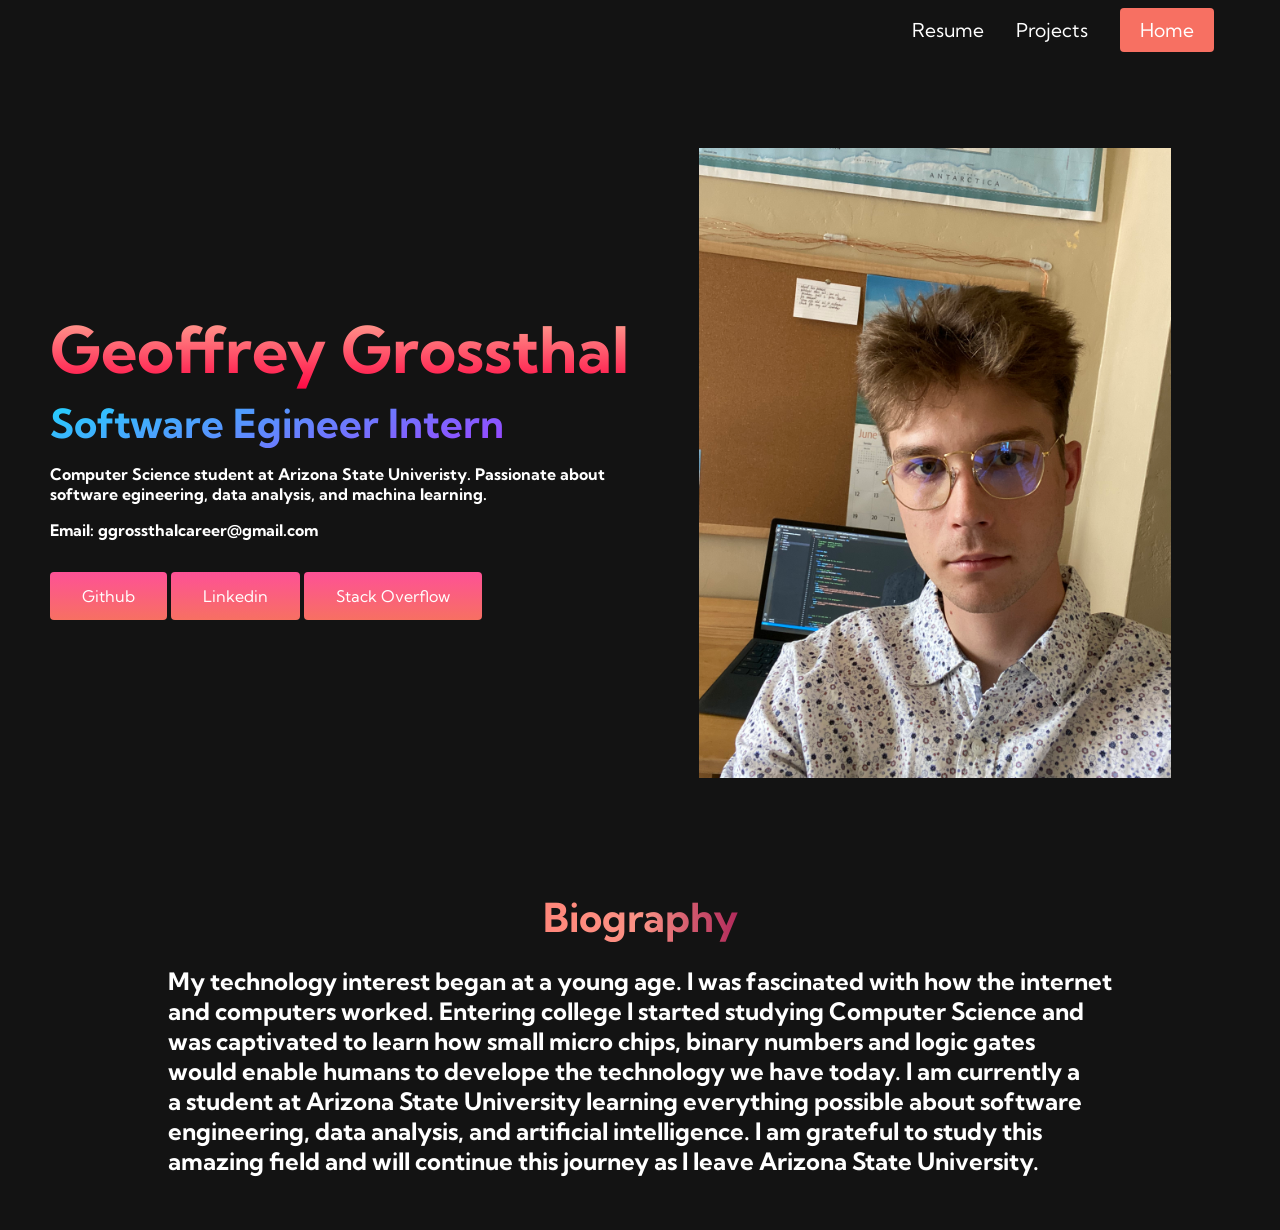
<file: index.html>
<!--
  Programmer: Geoffrey Grossthal
  Program:    My personal website
  Date:       6/22/2022
  -->

<!-- The declaration is not an HTML tag. It is information to the browser about what document type to expect.
In HTML5, the <!DOCTYPE> declaration is simple:-->
<!DOCTYPE html>

<!--Tells the browser what langauge the html is written in-->
<html lang="en">


  <!--Meta data used by the document-->
  <head> 
    <meta charset="UTF-8" />
    <meta name="viewport" content="width=device-width, initial-scale=1.0" />
    
    <!--Title of page-->
    <title>Geoffrey Grossthal</title>

    <!--Includes styles from styles.css-->
    <link rel="stylesheet" href="styles.css" />
     
    <!--Includes styles from fontawesome-->
    <link
      rel="stylesheet"
      href="https://use.fontawesome.com/releases/v5.14.0/css/all.css"
      integrity="sha384-HzLeBuhoNPvSl5KYnjx0BT+WB0QEEqLprO+NBkkk5gbc67FTaL7XIGa2w1L0Xbgc"
      crossorigin="anonymous"
    />

    <!--Includes styles from googleapis-->
    <link
      href="https://fonts.googleapis.com/css2?family=Kumbh+Sans:wght@400;700&display=swap"
      rel="stylesheet"
    />
  </head>


  <!-- Body of the website -->
  <body>


    <!--Navigation bar on top-->
    <nav class="navbar">
      <div class="navbar__container">
        <div class="navbar__toggle" id="mobile-menu">
          <span class="bar"></span> <span class="bar"></span>
          <span class="bar"></span>
        </div>
        <ul class="navbar__menu">
          <li class="navbar__item">
            <a href="/resume.html" class="navbar__links">Resume</a>
          </li>
          <li class="navbar__item">
            <a href="/projects.html" class="navbar__links">Projects</a>
          </li>
          <li class="navbar__btn">
            <a href="/" class="button">Home</a>
          </li>
        </ul>
      </div>
    </nav>


    <!-- Home page introduction -->
    <div class="main">
      <div class="main__container">
        <div class="main__content">
          <h1>Geoffrey Grossthal</h1>
          <h2>Software Egineer Intern</h2>
          <p>Computer Science student at Arizona State Univeristy.
             Passionate about software egineering, data analysis,
             and machina learning.
          </p>
          <p>Email: ggrossthalcareer@gmail.com</p>
          <button class="main__btn"><a href="https://github.com/geoffreygrossthal">Github</a></button>
          <button class="main__btn"><a href="https://www.linkedin.com/in/geoffrey-grossthal-615251238">Linkedin</a></button>
          <button class="main__btn"><a href="https://stackoverflow.com/users/12398765/geoffrey-grossthal">Stack Overflow</a></button>
        </div>
        <div class="main__img--container">
          <img id="main__img" src="images/selfPortriat.png" />
        </div>
      </div>
    </div>
    

    <!-- Biography -->
    <div class="biography">
      <h1>Biography</h1>
      <p>My technology interest began at a young age. I was fascinated with how the internet
        <br>and computers worked. Entering college I started studying Computer Science and
        <br>was captivated to learn how small micro chips, binary numbers and logic gates
        <br>would enable humans to develope the technology we have today. I am currently a 
        <br>a student at Arizona State University learning everything possible about software 
        <br>engineering, data analysis, and artificial intelligence. I am grateful to study this
        <br>amazing field and will continue this journey as I leave Arizona State University. 
      </p>
    </div>

    <!--Code for toggle-->
    <script src="app.js"></script>

  </body>
</html>
</file>
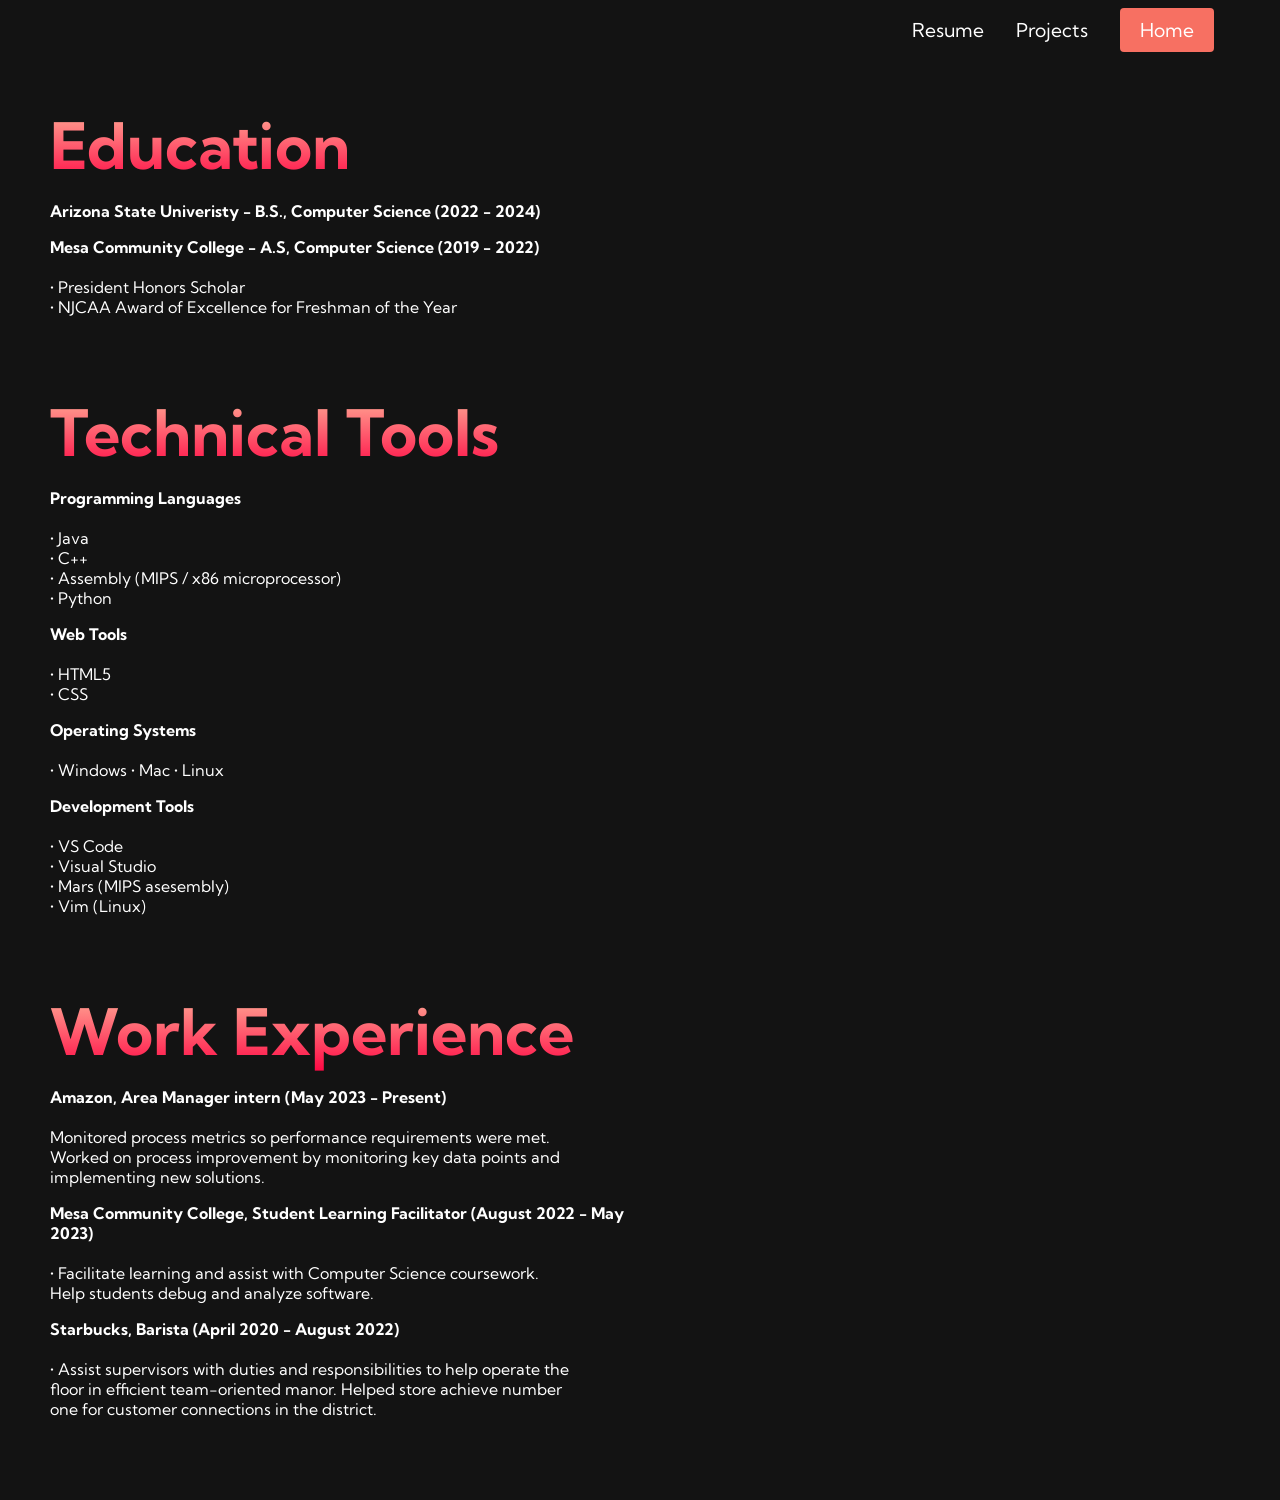
<file: resume.html>
<!--
  Programmer: Geoffrey Grossthal
  Program:    My personal website
  Date:       6/22/2022
 -->

<!-- The declaration is not an HTML tag. It is information to the browser about what document type to expect.
In HTML5, the <!DOCTYPE> declaration is simple:-->
<!DOCTYPE html>

<!--Tells the browser what langauge the html is written in-->
<html lang="en">
  

  <!--Meta data used by the document-->
  <head>
    <meta charset="UTF-8" />
    <meta name="viewport" content="width=device-width, initial-scale=1.0" />

    <!--Title of page-->
    <title>Resume</title>

    <!--Includes styles from styles.css-->
    <link rel="stylesheet" href="styles.css" />
    
    <!--Includes styles from fontawsome-->
    <link
      rel="stylesheet"
      href="https://use.fontawesome.com/releases/v5.14.0/css/all.css"
      integrity="sha384-HzLeBuhoNPvSl5KYnjx0BT+WB0QEEqLprO+NBkkk5gbc67FTaL7XIGa2w1L0Xbgc"
      crossorigin="anonymous"
    />

    <!--Includes styles from googleapis-->
    <link
      href="https://fonts.googleapis.com/css2?family=Kumbh+Sans:wght@400;700&display=swap"
      rel="stylesheet"
    />
  </head>


  <!-- Body of website -->
  <body>


    <!--Navigation bar on top-->
    <nav class="navbar">
      <div class="navbar__container">
        <div class="navbar__toggle" id="mobile-menu">
          <span class="bar"></span> <span class="bar"></span>
          <span class="bar"></span>
        </div>
        <ul class="navbar__menu">
          <li class="navbar__item">
            <a href="/resume.html" class="navbar__links">Resume</a>
          </li>
          <li class="navbar__item">
            <a href="/projects.html" class="navbar__links">Projects</a>
          </li>
          <li class="navbar__btn">
            <a href="/" class="button">Home</a>
          </li>
        </ul>
      </div>
    </nav>
    

    <!--Main body of Resume-->
    <div class="resume">
      <div class="resume__container">
        <div class="resume__content">

          <h1>Education</h1>
            <p>Arizona State Univeristy - B.S., Computer Science (2022 - 2024)</p>
            </p>
            <p>Mesa Community College - A.S, Computer Science (2019 - 2022)</p>
            <br>• President Honors Scholar
            <br>• NJCAA Award of Excellence for Freshman of the Year
            </p>

          <br>
          <br>
          <br>
          
          <h1>Technical Tools</h1>
            <p>Programming Languages</p>
            <br>• Java
            <br>• C++
            <br>• Assembly (MIPS / x86 microprocessor)
            <br>• Python
            </p>
            <p>Web Tools</p>
            <br>• HTML5
            <br>• CSS
           </p>
            <p>Operating Systems</p>
            <br>• Windows • Mac • Linux
            <p>Development Tools</p>
            <br>• VS Code
            <br>• Visual Studio
            <br>• Mars (MIPS asesembly)
            <br>• Vim (Linux)
            </p>  

          <br>
          <br>
          <br>
  
          <h1>Work Experience</h1>
            <p>Amazon, Area Manager intern (May 2023 - Present)</p>
            <br>Monitored process metrics so performance requirements were met.
            <br>Worked on process improvement by monitoring key data points and implementing new solutions.
            </p>
            <p>Mesa Community College, Student Learning Facilitator (August 2022 - May 2023)</p>
            <br>• Facilitate learning and assist with Computer Science coursework. 
            <br>Help students debug and analyze software.
            </p>
            <p>Starbucks, Barista (April 2020 - August 2022)</p>
            <br>• Assist supervisors with duties and responsibilities to help operate the
            <br>floor in efficient team-oriented manor. Helped store achieve number
            <br>one for customer connections in the district. 
            </p>
            <br>

        </div>
      </div>
    </div>

    <!--Code for toggle-->
    <script src="app.js"></script>

  </body>
</html>
</file>
<file: styles.css>
* {
  box-sizing: border-box;
  margin: 0;
  padding: 0;
  font-family: 'Kumbh Sans', sans-serif;
}


/*Navigation Bar*/
.navbar {
  background: #131313;
  height: 60px;
  display: flex;
  justify-content: center;
  align-items: center;
  font-size: 1.2rem;
  position: sticky;
  top: 0;
  z-index: 999;
}

.navbar__container {
  display: flex;
  justify-content: space-between;
  height: 80px;
  z-index: 1;
  width: 100%;
  max-width: 1300px;
  margin-right: auto;
  margin-left: auto;
  padding-right: 50px;
  padding-left: 50px;
}

.navbar__menu {
  display: flex;
  align-items: center;
  list-style: none;
  text-align: center;
}

.navbar__item {
  height: 80px;
}

.navbar__links {
  color: #fff;
  display: flex;
  align-items: center;
  justify-content: center;
  text-decoration: none;
  padding: 0 1rem;
  height: 100%;
}

.navbar__btn {
  display: flex;
  justify-content: center;
  align-items: center;
  padding: 0 1rem;
  width: 100%;
}

.button {
  display: flex;
  justify-content: center;
  align-items: center;
  text-decoration: none;
  padding: 10px 20px;
  height: 100%;
  width: 100%;
  border: none;
  outline: none;
  border-radius: 4px;
  background: #f77062;
  color: #fff;
}

.button:hover {
  background: #4837ff;
  transition: all 0.3s ease;
}

.navbar__links:hover {
  color: #f77062;
  transition: all 0.3s ease;
}

/*Mobile Responsive Navigation Bar */
@media screen and (max-width: 960px) {
  .navbar__container {
    display: flex;
    justify-content: space-between;
    height: 80px;
    z-index: 1;
    width: 100%;
    max-width: 1300px;
    padding: 0;
  }

  .navbar__menu {
    display: grid;
    grid-template-columns: auto;
    margin: 0;
    width: 100%;
    position: absolute;
    top: -1000px;
    opacity: 1;
    transition: all 0.5s ease;
    height: 50vh;
    z-index: -1;
  }

  .navbar__menu.active {
    background: #131313;
    top: 100%;
    opacity: 1;
    transition: all 0.5s ease;
    z-index: 99;
    height: 50vh;
    font-size: 1.6rem;
  }

  .navbar__toggle .bar {
    width: 25px;
    height: 3px;
    margin: 5px auto;
    transition: all 0.3s ease-in-out;
    background: #fff;
  }

  .navbar__item {
    width: 100%;
  }

  .navbar__links {
    text-align: center;
    padding: 2rem;
    width: 100%;
    display: table;
  }

  .navbar__btn {
    padding-bottom: 2rem;
  }

  .button {
    display: flex;
    justify-content: center;
    align-items: center;
    width: 80%;
    height: 80px;
    margin: 0;
  }

  #mobile-menu {
    position: absolute;
    top: 20%;
    right: 5%;
    transform: translate(5%, 20%);
  }

  .navbar__toggle .bar {
    display: block;
    cursor: pointer;
  }

  #mobile-menu.is-active .bar:nth-child(2) {
    opacity: 0;
  }

  #mobile-menu.is-active .bar:nth-child(1) {
    transform: translateY(8px) rotate(45deg);
  }

  #mobile-menu.is-active .bar:nth-child(3) {
    transform: translateY(-8px) rotate(-45deg);
  }
}



/* Main Page */
.main {
  background-color: #141414;
}

.main__container {
  display: grid;
  grid-template-columns: 1fr 1fr;
  align-items: center;
  justify-self: center;
  margin: 0 auto;
  height: 90vh;
  background-color: #131313;
  z-index: 1;
  width: 100%;
  max-width: 1300px;
  padding-right: 50px;
  padding-left: 50px;
}

.main__content {
  color: #fff;
  width: 100%;
}

.main__content h1 {
  font-size: 4rem;
  background-color: #ff8177;
  background-image: linear-gradient(to top, #ff0844 0%, #ffb199 100%);
  background-size: 100%;
  -webkit-background-clip: text;
  -moz-background-clip: text;
  -webkit-text-fill-color: transparent;
  -moz-text-fill-color: transparent;
}

.main__content h2 {
  font-size: 2.5rem;
  margin-top: 10px;
  background-color: #ff8177;
  background-image: linear-gradient(-20deg, #b721ff 0%, #21d4fd 100%);
  background-size: 100%;
  -webkit-background-clip: text;
  -moz-background-clip: text;
  -webkit-text-fill-color: transparent;
  -moz-text-fill-color: transparent;
}

.main__content p {
  margin-top: 1rem;
  font-size: 1rem;
  font-weight: 700;
}

.main__btn {
  font-size: 1rem;
  background-image: linear-gradient(to top, #f77062 0%, #fe5196 100%);
  padding: 14px 32px;
  border: none;
  border-radius: 4px;
  color: #fff;
  margin-top: 2rem;
  cursor: pointer;
  position: relative;
  transition: all 0.35s;
  outline: none;
}

.main__btn a {
  position: relative;
  z-index: 2;
  color: #fff;
  text-decoration: none;
}

.main__btn:after {
  position: absolute;
  content: '';
  top: 0;
  left: 0;
  width: 0;
  height: 100%;
  background: #4837ff;
  transition: all 0.35s;
  border-radius: 4px;
}

.main__btn:hover {
  color: #fff;
}

.main__btn:hover:after {
  width: 100%;
}

.main__img--container {
  text-align: center;
}

#main__img {
  height: 80%;
  width: 80%;
}

/* Mobile Responsive Main Page */
@media screen and (max-width: 768px) {
  .main__container {
    display: grid;
    grid-template-columns: auto;
    align-items: center;
    justify-self: center;
    width: 100%;
    margin: 0 auto;
    height: 90vh;
  }

  .main__content {
    text-align: center;
    margin-bottom: 4rem;
  }

  .main__content h1 {
    font-size: 2.5rem;
    margin-top: 2rem;
  }

  .main__content h2 {
    font-size: 3rem;
  }

  .main__content p {
    margin-top: 1rem;
    font-size: 1.5rem;
  }
}

@media screen and (max-width: 480px) {
  .main__content h1 {
    font-size: 2rem;
    margin-top: 3rem;
  }

  .main__content h2 {
    font-size: 2rem;
  }

  .main__content p {
    margin-top: 2rem;
    font-size: 1.5rem;
  }

  .main__btn {
    padding: 12px 36px;
    margin: 2.5rem 0;
  }
}



/* Biography */
.biography {
  background: #131313;
  display: flex;
  flex-direction: column;
  justify-content: center;
  align-items: center;
  height: 40vh;
}

.biography h1 {
  background-color: #ff8177;
  background-image: linear-gradient(
    to right,
    #ff8177 0%,
    #ff867a 0%,
    #ff8c7f 21%,
    #f99185 52%,
    #cf556c 78%,
    #b12a5b 100%
  );
  background-size: 100%;
  -webkit-background-clip: text;
  -moz-background-clip: text;
  -webkit-text-fill-color: transparent;
  -moz-text-fill-color: transparent;
  margin-bottom: 1rem;
  font-size: 2.5rem;
}

.biography p {
  margin-top: 0.5rem;
  margin-bottom: 2rem;
  font-size: 1.5rem;
  font-weight: 700;
  color: #fff;
}

/* Mobile Responsive Biography */
@media screen and (max-width: 960px) {
  .biography {
    height: 1600px;
  }

  .biography h1 {
    font-size: 2rem; 
    margin-top: 12rem;
  }
}

@media screen and (max-width: 480px) {
  .biography {
    height: 1400px;
  }

  .biography h1 {
    font-size: 1.2rem;
  }

  .biography p {
    margin-top: 1rem; 
    font-size: 1.5rem;
  }
}



/* Resume */
.resume {
  background-color: #141414;
}

.resume__container {
  display: grid;
  grid-template-columns: 1fr 1fr;
  align-items: center;
  justify-self: center;
  margin: 0 auto;
  height: 160vh;
  background-color: #131313;
  z-index: 1;
  width: 100%;
  max-width: 1300px;
  padding-right: 50px;
  padding-left: 50px;
}

.resume__content {
  color: #fff;
  width: 100%;
}

.resume__content h1 {
  font-size: 4rem;
  background-color: #ff8177;
  background-image: linear-gradient(to top, #ff0844 0%, #ffb199 100%);
  background-size: 100%;
  -webkit-background-clip: text;
  -moz-background-clip: text;
  -webkit-text-fill-color: transparent;
  -moz-text-fill-color: transparent;
}

.resume__content p {
  margin-top: 1rem;
  font-size: 1rem;
  font-weight: 700;
}

/* Mobile Responsive Resume */
@media screen and (max-width: 768px) {
  .resume__container {
    display: grid;
    grid-template-columns: auto;
    align-items: center;
    justify-self: center;
    width: 100%;
    margin: 0 auto;
    height: 250vh; /*Was 310*/
  }

  .resume__content {
    text-align: center;
    margin-bottom: 4rem;
  }

  .resume__content h1 {
    font-size: 2.5rem;
    margin-top: 2rem;
  }

  .resume__content h2 {
    font-size: 3rem;
  }

  .resume__content p {
    margin-top: 1rem;
    font-size: 1.5rem;
  }
}

@media screen and (max-width: 480px) {
  .resume__content h1 {
    font-size: 2rem;
    margin-top: 3rem;
  }

  .resume__content h2 {
    font-size: 2rem;
  }

  .resume__content p {
    margin-top: 2rem;
    font-size: 1.5rem;
  }

}
</file>
